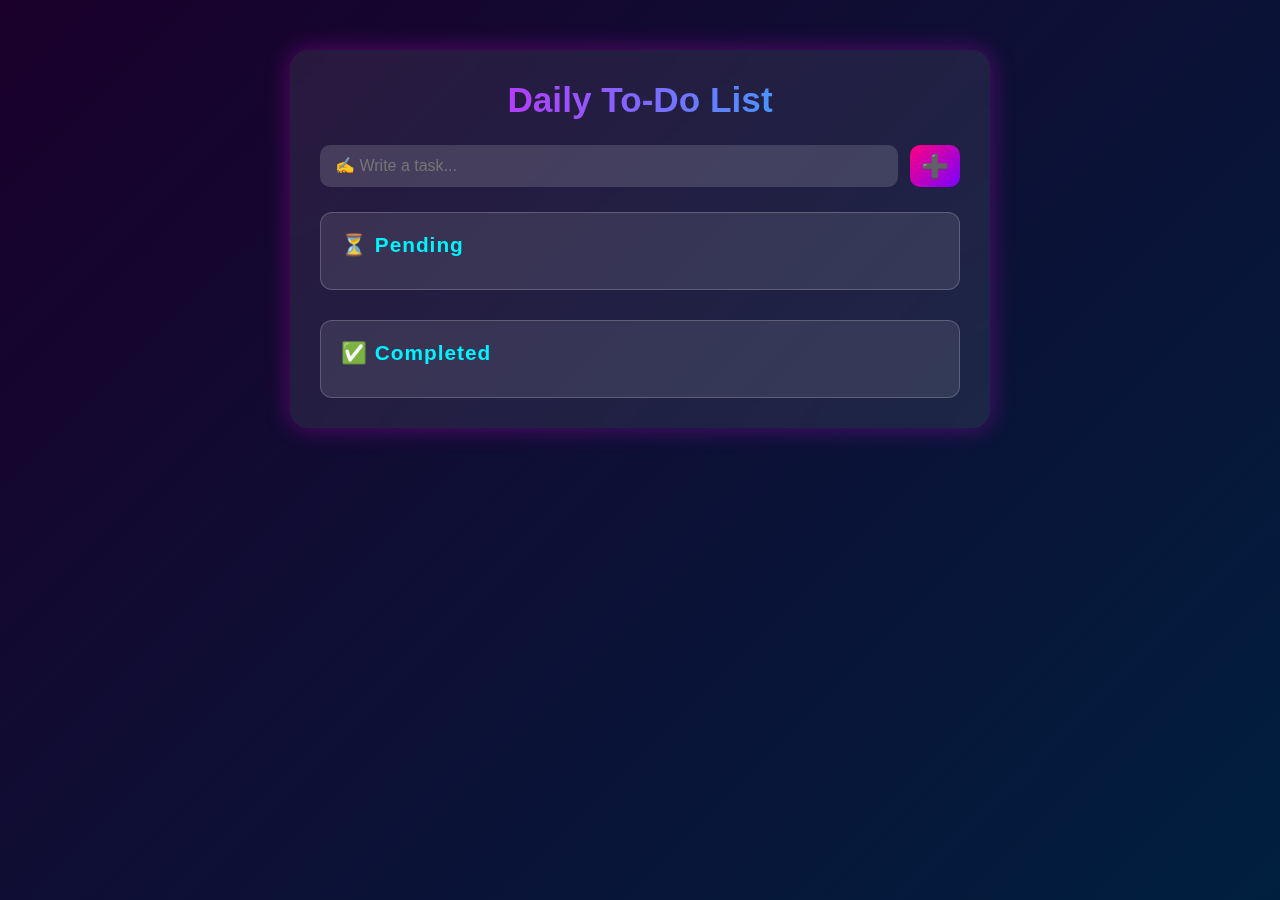
<file: TASK  3/index.html>
<!DOCTYPE html>
<html lang="en">
<head>
    <meta charset="UTF-8">
    <meta name="viewport" content="width=device-width, initial-scale=1.0">
    <title>Task Manager</title>
    <link rel="stylesheet" href="style.css">
</head>
<body>

    <div class="wrapper">
        <h1 class="title">Daily To-Do List</h1>

        <div class="input-section">
            <input type="text" class="task-input" placeholder="✍️ Write a task...">
            <button class="add-btn">➕</button>
        </div>

        <div class="list-section">

            <div class="list-box">
                <h2>⏳ Pending</h2>
                <div id="pending-list"></div>
            </div>

            <div class="list-box">
                <h2>✅ Completed</h2>
                <div id="completed-list"></div>
            </div>

        </div>
    </div>

    <script src="script.js"></script>
</body>
</html>
</file>
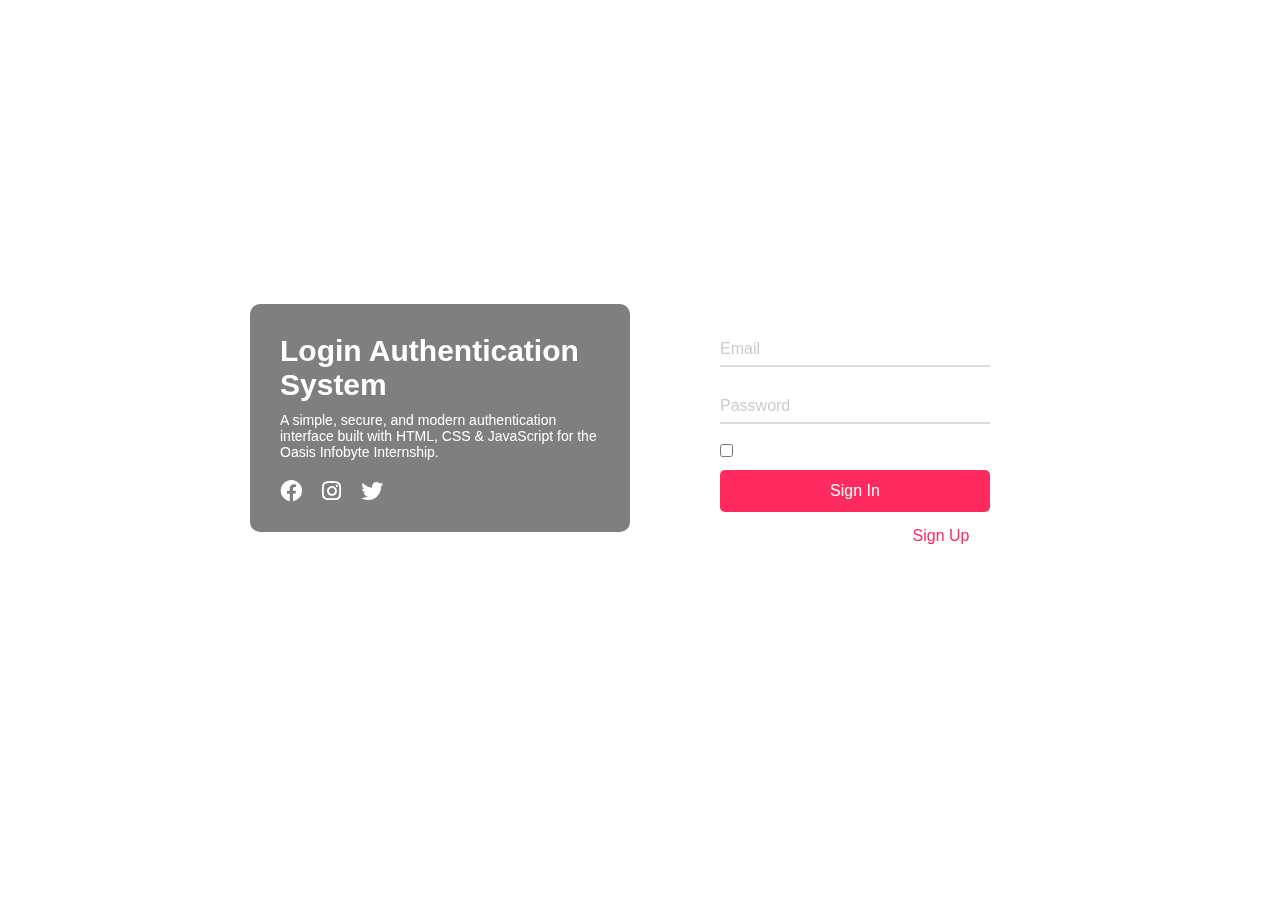
<file: TASK 4/index.html>
<!DOCTYPE html>
<html lang="en">
<head>
    <meta charset="UTF-8">
    <meta name="viewport" content="width=device-width, initial-scale=1.0">
    <title>Auth System</title>
    <link rel="stylesheet" href="styles.css">
</head>
<body>

    <header>
        <h2 class="logo"></h2>
        <ul class="nav">
            <li>Home</li>
            <li>About</li>
            <li>Services</li>
            <li>Contact</li>
        </ul>
    </header>

    <section class="container">

        <!-- LEFT PANEL -->
        <div class="left-box">
            <h1>Login Authentication System</h1>
            <p>
                A simple, secure, and modern authentication interface built with 
                HTML, CSS & JavaScript for the Oasis Infobyte Internship.
            </p>

            <div class="social">
                <i class="fab fa-facebook"></i>
                <i class="fab fa-instagram"></i>
                <i class="fab fa-twitter"></i>
            </div>
        </div>

        <!-- RIGHT LOGIN BOX -->
        <div class="right-box" id="loginBox">
            <h2>Sign In</h2>

            <div class="input-box">
                <input type="email" id="loginEmail" required>
                <label>Email</label>
            </div>

            <div class="input-box">
                <input type="password" id="loginPassword" required>
                <label>Password</label>
            </div>

            <div class="remember">
                <label><input type="checkbox"> Remember me</label>
                <span class="forgot">Forgot password?</span>
            </div>

            <button class="btn" onclick="login()">Sign In</button>

            <p class="switch">Don't have an account? 
                <span onclick="showRegister()">Sign Up</span>
            </p>

            <p id="loginMsg" class="msg"></p>
        </div>

        <!-- RIGHT REGISTER BOX -->
        <div class="right-box hidden" id="registerBox">
            <h2>Sign Up</h2>

            <div class="input-box">
                <input type="email" id="regEmail" required>
                <label>Email</label>
            </div>

            <div class="input-box">
                <input type="password" id="regPassword" required>
                <label>Password</label>
            </div>

            <div class="input-box">
                <input type="password" id="regPassword2" required>
                <label>Confirm Password</label>
            </div>

            <button class="btn" onclick="register()">Register</button>

            <p class="switch">Already have an account? 
                <span onclick="showLogin()">Login</span>
            </p>

            <p id="regMsg" class="msg"></p>
        </div>

    </section>

<script src="script.js"></script>
</body>
</html>
</file>
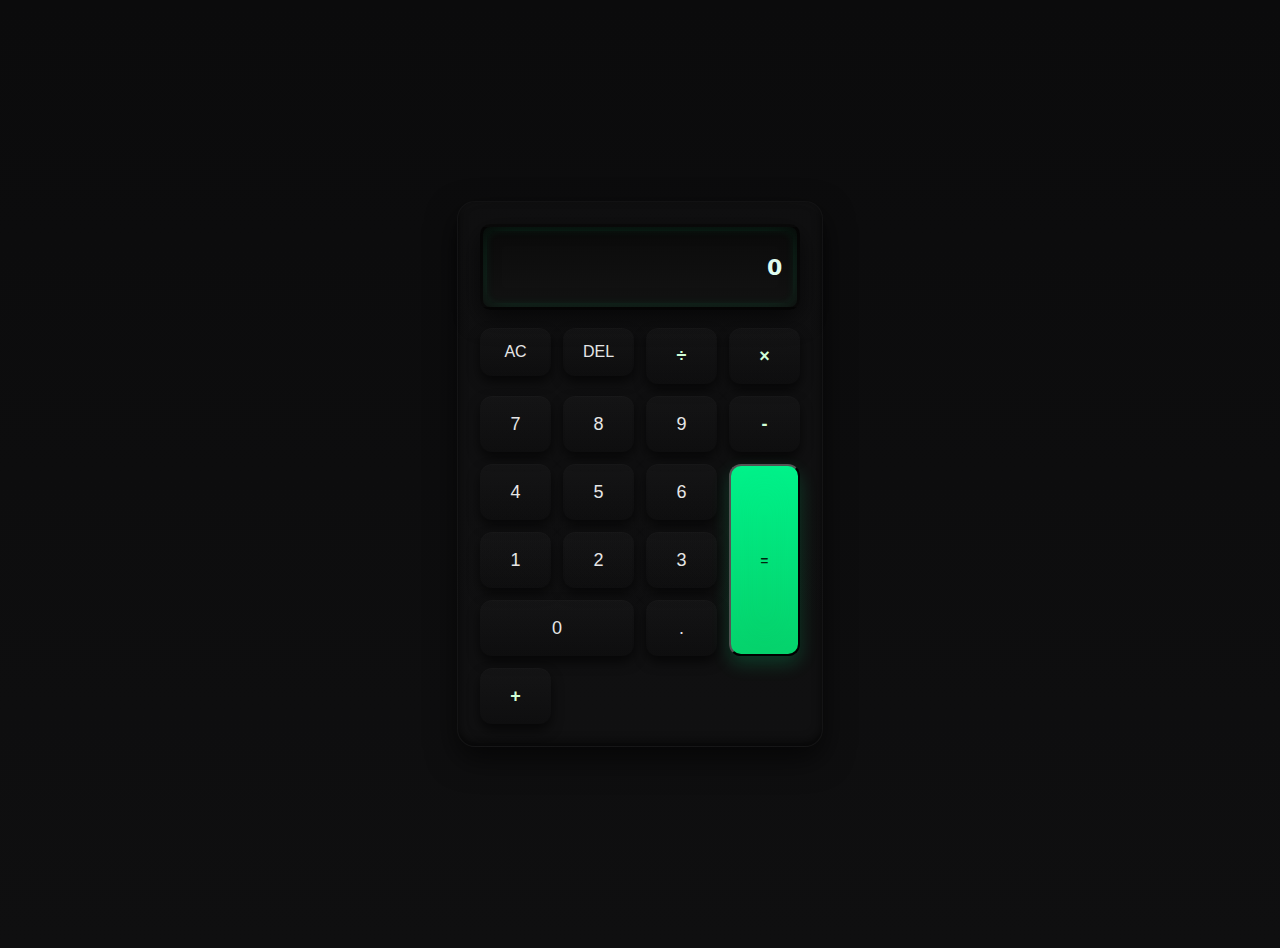
<file: cal.html>
<!DOCTYPE html>
<html lang="en">
<head>
  <meta charset="UTF-8">
  <meta name="viewport" content="width=device-width, initial-scale=1.0">
  <title>Calculator</title>
  <link rel="stylesheet" href="cal.css">
</head>
<body>
  <div class="calc-wrap">
    <div class="display">
      <div class="sub" id="sub"></div>
      <div class="screen" id="screen">0</div>
    </div>

    <div class="pad" id="pad">
      <button class="key small" data-action="clear">AC</button>
      <button class="key small" data-action="delete">DEL</button>
      <button class="key op" data-value="÷">÷</button>
      <button class="key op" data-value="×">×</button>

      <button class="key" data-value="7">7</button>
      <button class="key" data-value="8">8</button>
      <button class="key" data-value="9">9</button>
      <button class="key op" data-value="-">-</button>

      <button class="key" data-value="4">4</button>
      <button class="key" data-value="5">5</button>
      <button class="key" data-value="6">6</button>
      <button class="equals" id="equals" data-action="equals">=</button>

      <button class="key" data-value="1">1</button>
      <button class="key" data-value="2">2</button>
      <button class="key" data-value="3">3</button>

      <button class="key zero" data-value="0">0</button>
      <button class="key" data-value=".">.</button>
      <button class="key op" data-value="+">+</button>
    </div>
  </div>

  <script src="cal.js"></script>
</body>
</html>
</file>
<file: TASK  3/style.css>
* { margin: 0; padding: 0; box-sizing: border-box; }

body {
  font-family: "Poppins", sans-serif;
  background: linear-gradient(135deg, #1a002b, #001f3f);
  color: #fff;
  min-height: 100vh;
  display: flex;
  justify-content: center;
  align-items: flex-start;
  padding: 50px 20px;
}

.wrapper {
  width: 100%;
  max-width: 700px;
  background: rgba(255, 255, 255, 0.08);
  border-radius: 18px;
  backdrop-filter: blur(15px);
  padding: 30px;
  box-shadow: 0 0 25px rgba(255, 0, 255, 0.3);
  animation: fadeIn 0.6s ease-in-out;
}

@keyframes fadeIn {
  from { opacity: 0; transform: translateY(15px); }
  to { opacity: 1; transform: translateY(0); }
}

.title {
  text-align: center;
  font-size: 2.2rem;
  margin-bottom: 25px;
  font-weight: 600;

  
  background: linear-gradient(90deg,#ff00ff,#00d0ff);
  background-clip: text;             
  -webkit-background-clip: text;     
  color: transparent;
  -webkit-text-fill-color: transparent; 
}

.input-section {
  display: flex;
  gap: 12px;
  margin-bottom: 25px;
}

.task-input {
  flex: 1;
  padding: 12px 15px;
  border-radius: 10px;
  border: none;
  outline: none;
  background: rgba(255, 255, 255, 0.15);
  color: #fff;
  font-size: 1rem;
}

.add-btn {
  width: 50px;
  background: linear-gradient(135deg, #ff0080, #7a00ff);
  border: none;
  color: #fff;
  font-size: 1.4rem;
  border-radius: 10px;
  cursor: pointer;
  transition: 0.3s;
}
.add-btn:hover { transform: scale(1.12); box-shadow: 0 0 15px #ff00d4; }

.list-section {
  display: flex;
  flex-direction: column;
  gap: 30px;
}

.list-box {
  background: rgba(255,255,255,0.1);
  border-radius: 12px;
  padding: 20px;
  border: 1px solid rgba(255,255,255,0.2);
}

.list-box h2 {
  margin-bottom: 12px;
  font-size: 1.3rem;
  color: #00f2ff;
  letter-spacing: 1px;
}

.task {
  display: flex;
  justify-content: space-between;
  align-items: center;
  padding: 12px 15px;
  background: rgba(255,255,255,0.09);
  border-radius: 10px;
  margin-bottom: 10px;
  transition: 0.4s;
  animation: fadeIn 0.4s ease-in-out;
}
.task:hover { background: rgba(255,255,255,0.18); transform: scale(1.02); }

.task-time {
  font-size: 0.8rem;
  opacity: 0.7;
  margin-top: 3px;
}

.task-actions {
  display: flex;
  gap: 10px;
}

button.action-btn {
  padding: 7px 10px;
  border: none;
  border-radius: 6px;
  cursor: pointer;
  color: #fff;
  font-size: 0.9rem;
  transition: 0.3s;
}

.complete-btn { background: #0099ff; }
.edit-btn { background: #8e44ad; }
.delete-btn { background: #ff0037; }

.complete-btn:hover, 
.edit-btn:hover, 
.delete-btn:hover {
  transform: scale(1.12);
}


@media(max-width:600px){
  .wrapper{padding:20px;}
  .title{font-size:1.6rem;}
  .task-input{font-size:0.95rem;}
  .add-btn{padding:10px 16px; width: auto;}
}
</file>
<file: cal.css>
:root {
  --bg: #0f0f10;
  --card: #111214;
  --key: #2b2c2d;
  --key-press: #222324;
  --muted: #8b8b8b;
  --neon: #00f28a;
  --accent: #06d06a;
  --glass: rgba(255, 255, 255, 0.02);
  font-family: Inter, system-ui, sans-serif;
}

html, body {
  height: 100%;
  margin: 0;
  background: linear-gradient(180deg, #0b0b0c 0%, #0f0f10 100%);
  display: flex;
  align-items: center;
  justify-content: center;
  padding: 24px;
}

.calc-wrap {
  width: 320px;
  background: linear-gradient(180deg, rgba(255,255,255,0.02), rgba(255,255,255,0.01));
  border-radius: 18px;
  padding: 22px;
  box-shadow: 0 12px 30px rgba(0,0,0,0.6), inset 0 -4px 10px rgba(0,0,0,0.6);
  border: 1px solid rgba(255,255,255,0.02);
}

.display {
  height: 60px;
  border-radius: 10px;
  background: linear-gradient(180deg, rgba(10,10,10,0.9), rgba(20,20,20,0.9));
  margin-bottom: 18px;
  padding: 10px 14px;
  position: relative;
  box-shadow: 0 8px 24px rgba(0,0,0,0.6), 0 0 18px rgba(0,0,0,0.3) inset;
  border: 3px solid rgba(0,0,0,0.5);
  overflow: hidden;
}

.display::before {
  content: "";
  position: absolute;
  inset: 4px;
  border-radius: 8px;
  box-shadow: 0 0 28px rgba(0,242,138,0.14), 0 0 8px rgba(0,242,138,0.07) inset;
  pointer-events: none;
}

.screen {
  color: #dffcf0;
  font-size: 22px;
  text-align: right;
  height: 100%;
  display: flex;
  align-items: center;
  justify-content: flex-end;
  font-weight: 600;
  letter-spacing: 0.6px;
  white-space: nowrap;
  overflow: hidden;
  text-overflow: ellipsis;
}

.sub {
  color: var(--muted);
  font-size: 12px;
  position: absolute;
  left: 12px;
  top: 8px;
}

.pad {
  display: grid;
  grid-template-columns: repeat(4, 1fr);
  gap: 12px;
}

button.key {
  background: linear-gradient(180deg, rgba(255,255,255,0.02), rgba(0,0,0,0.12));
  border: none;
  height: 56px;
  border-radius: 12px;
  font-size: 18px;
  color: #e6e6e6;
  box-shadow: 0 6px 12px rgba(0,0,0,0.6), 0 1px 0 rgba(255,255,255,0.02) inset;
  cursor: pointer;
  transition: transform .08s ease, background .08s ease;
  user-select: none;
}

button.key:active {
  transform: translateY(2px);
  background: var(--key-press);
}

button.key.op {
  color: #d1ffd7;
  font-weight: 700;
}

.equals {
  grid-column: 4 / 5;
  grid-row: 3 / 6;
  background: linear-gradient(180deg, var(--neon), var(--accent));
  color: #01220f;
  font-weight: 800;
  box-shadow: 0 8px 18px rgba(0,242,138,0.18), 0 0 40px rgba(0,242,138,0.14) inset;
  border-radius: 12px;
  height: auto;
}

.equals:active {
  transform: translateY(2px) scale(.997);
}

.key.small {
  height: 48px;
  font-size: 16px;
}

.zero {
  grid-column: 1 / 3;
}

button.key:focus {
  outline: none;
  box-shadow: 0 0 0 3px rgba(0,242,138,0.12);
}
</file>
<file: TASK 4/styles.css>
@import url('https://cdnjs.cloudflare.com/ajax/libs/font-awesome/6.0.0/css/all.min.css');

*{
    margin:0;
    padding:0;
    box-sizing:border-box;
    font-family: 'Poppins', sans-serif;
}

body{
    background: url('https://images.unsplash.com/photo-1500530855697-b586d89ba3ee?auto=format&fit=crop&w=1500&q=80')
    no-repeat center center/cover;
    height: 100vh;
}

/* NAVBAR */
header{
    width:100%;
    padding:20px 60px;
    display:flex;
    justify-content:space-between;
    align-items:center;
}

.logo{
    color:#fff;
    font-size:26px;
    font-weight:700;
}

.nav{
    display:flex;
    gap:20px;
}

.nav li{
    list-style:none;
    color:#fff;
    cursor:pointer;
    font-size:16px;
    transition:0.3s;
}
.nav li:hover{ color:#ff2a5f; }

/* MAIN CONTAINER */
.container{
    width:100%;
    height:80vh;
    display:flex;
    justify-content:center;
    align-items:center;
    gap:50px;
}

/* LEFT SECTION */
.left-box{
    width:380px;
    backdrop-filter: blur(5px);
    background:rgba(0,0,0,0.5);
    padding:30px;
    border-radius:10px;
    color:white;
}

.left-box h1{
    font-size:30px;
    margin-bottom:10px;
}
.left-box p{
    font-size:14px;
}

.social{
    margin-top:20px;
    display:flex;
    gap:20px;
    font-size:22px;
    cursor:pointer;
}
.social i:hover{
    color:#ff2a5f;
}

/* RIGHT BOX */
.right-box{
    width:350px;
    backdrop-filter: blur(6px);
    background:rgba(255,255,255,0.1);
    padding:40px;
    border-radius:10px;
    color:white;
    transition:0.4s;
}

.hidden{
    display:none;
}

.right-box h2{
    text-align:center;
    margin-bottom:20px;
}

.input-box{
    position:relative;
    margin:20px 0;
}
.input-box input{
    width:100%;
    padding:10px;
    border:none;
    outline:none;
    background:transparent;
    border-bottom:2px solid #ddd;
    color:#fff;
}
.input-box label{
    position:absolute;
    left:0;
    top:10px;
    color:#ccc;
    transition:0.3s;
}
.input-box input:focus ~ label,
.input-box input:valid ~ label{
    top:-10px;
    font-size:13px;
    color:#ff2a5f;
}

.remember{
    display:flex;
    justify-content:space-between;
    margin:10px 0;
    font-size:13px;
}

.btn{
    width:100%;
    padding:12px;
    border:none;
    background:#ff2a5f;
    color:#fff;
    border-radius:5px;
    cursor:pointer;
    font-size:16px;
    transition:0.3s;
}
.btn:hover{ background:#ff1448; }

.switch{
    text-align:center;
    margin-top:15px;
}
.switch span{
    color:#ff2a5f;
    cursor:pointer;
}

.msg{
    margin-top:10px;
    text-align:center;
    font-size:14px;
    color:#ff5d5d;
}
</file>
